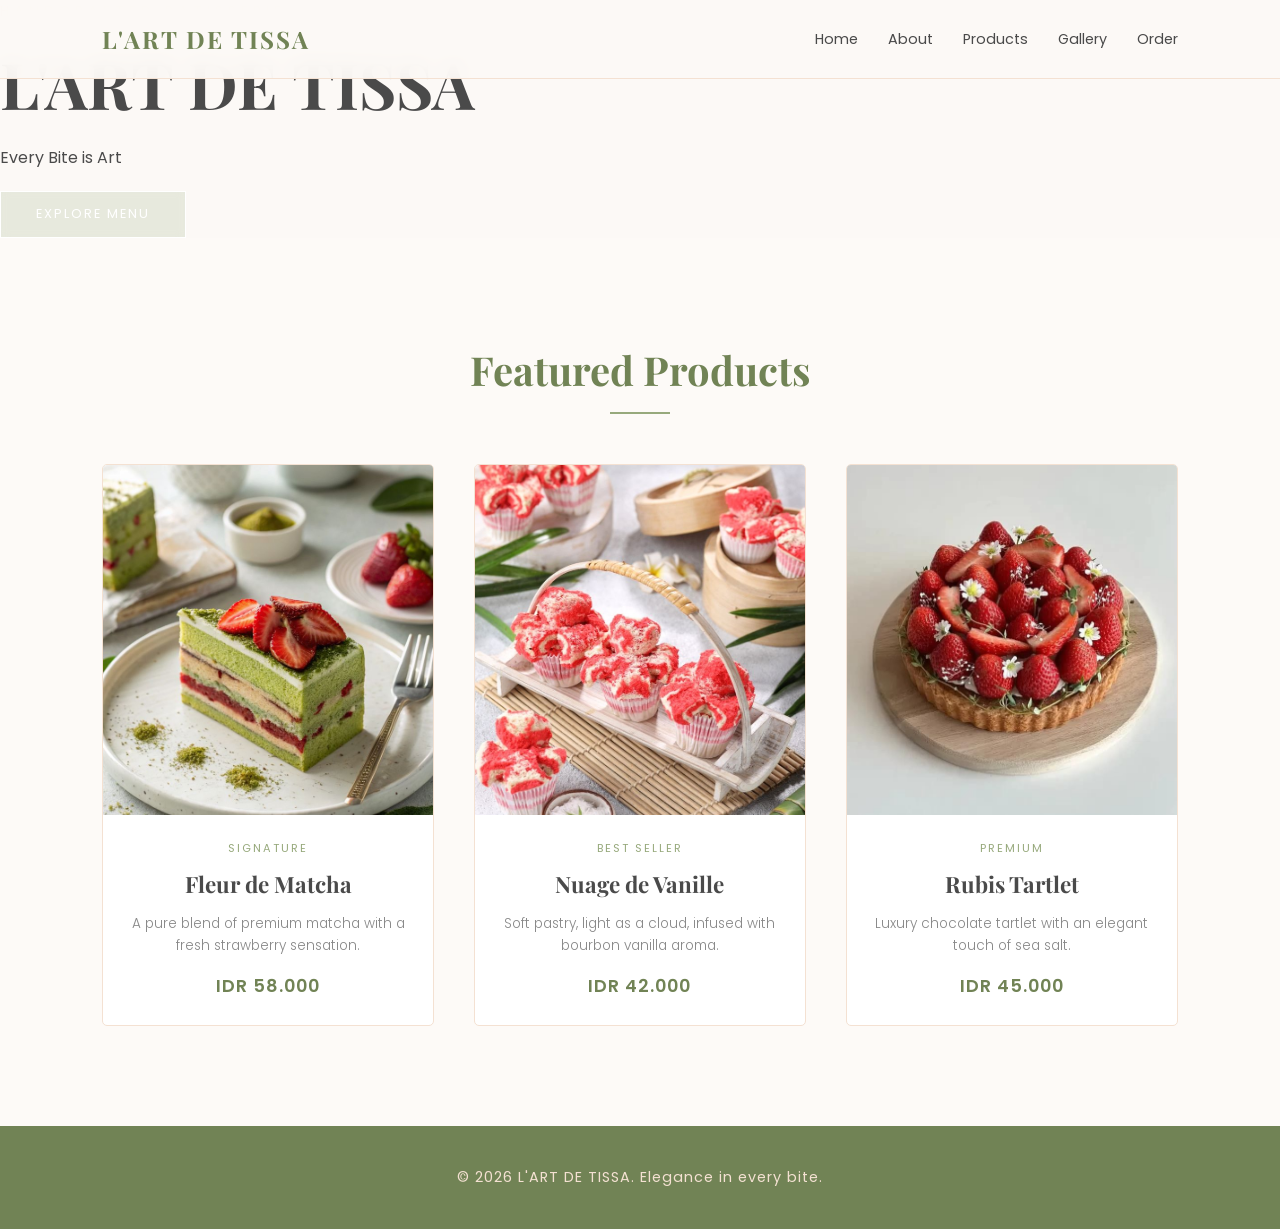
<file: index.html>
<!DOCTYPE html>
<html lang="en">
<head>
    <meta charset="UTF-8">
    <meta name="viewport" content="width=device-width, initial-scale=1.0">
    <title>L'ART DE TISSA | Home</title>
    
    <link rel="stylesheet" href="https://cdnjs.cloudflare.com/ajax/libs/font-awesome/6.4.0/css/all.min.css">
    <link href="https://fonts.googleapis.com/css2?family=Playfair+Display:ital,wght@0,600;1,400&family=Poppins:wght@300;400;500&display=swap" rel="stylesheet">
    <link rel="stylesheet" href="style2.css">
</head>
<body>

    <header>
        <nav class="navbar">
            <a href="index.html" class="logo-text">L'ART DE TISSA</a>
            <ul class="nav-menu">
                <li><a href="index.html" class="nav-link active">Home</a></li>
                <li><a href="about.html" class="nav-link">About</a></li>
                <li><a href="produk.html" class="nav-link">Products</a></li>
                <li><a href="gallery.html" class="nav-link">Gallery</a></li>
                <li><a href="order.html" class="nav-link">Order</a></li>
            </ul>
        </nav>
    </header>

    <main>
        <section class="hero">
            <div class="hero-overlay"></div>
            <div class="hero-content">
                <span class="hero-subtitle">Handcrafted Patisserie</span>
                <h1>L'ART DE TISSA</h1>
                <p>Every Bite is Art</p>
                <a href="produk.html" class="btn-gold">Explore Menu</a>
            </div>
        </section>

        <section class="products">
            <div class="container">
                <h2 class="section-title">Featured Products</h2>
                <div class="divider"></div>

                <div class="grid">
                    <div class="card">
                        <div class="img-container">
                            <img src="foto/fleur de matcha-fraise.jpeg" alt="Fleur de Matcha">
                        </div>
                        <div class="card-info">
                            <span class="category">Signature</span>
                            <h3>Fleur de Matcha</h3>
                            <p class="product-desc">A pure blend of premium matcha with a fresh strawberry sensation.</p>
                            <div class="price">IDR 58.000</div>
                        </div>
                    </div>

                    <div class="card">
                        <div class="img-container">
                            <img src="foto/nuage de tissa.jpeg" alt="Nuage de Vanille">
                        </div>
                        <div class="card-info">
                            <span class="category">Best Seller</span>
                            <h3>Nuage de Vanille</h3>
                            <p class="product-desc">Soft pastry, light as a cloud, infused with bourbon vanilla aroma.</p>
                            <div class="price">IDR 42.000</div>
                        </div>
                    </div>

                    <div class="card">
                        <div class="img-container">
                            <img src="foto/ruby tartlet.jpeg" alt="Rubis Tartlet">
                        </div>
                        <div class="card-info">
                            <span class="category">Premium</span>
                            <h3>Rubis Tartlet</h3>
                            <p class="product-desc">Luxury chocolate tartlet with an elegant touch of sea salt.</p>
                            <div class="price">IDR 45.000</div>
                        </div>
                    </div>
                </div>
            </div>
        </section>
    </main>

    <footer>
            <p>&copy; 2026 L'ART DE TISSA. Elegance in every bite.</p>
    </footer>

</body>
</html>
</file>
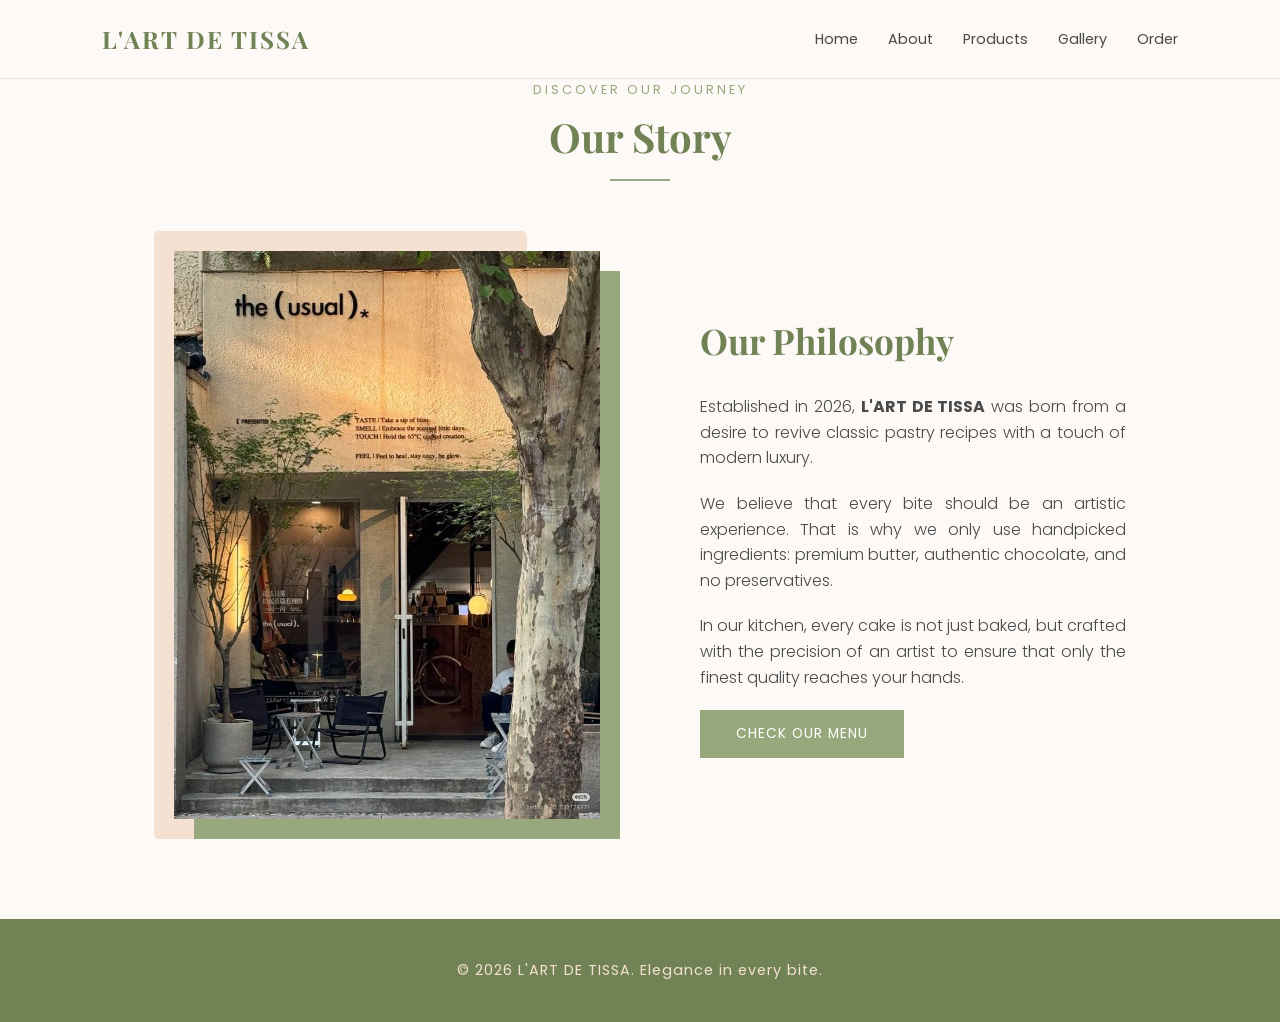
<file: about.html>
<!DOCTYPE html>
<html lang="en">
<head>
    <meta charset="UTF-8">
    <meta name="viewport" content="width=device-width, initial-scale=1.0">
    <link rel="stylesheet" href="style2.css">
    <title>About Us | L'ART DE TISSA</title>
    <link rel="stylesheet" href="https://cdnjs.cloudflare.com/ajax/libs/font-awesome/6.4.0/css/all.min.css">
    <link href="https://fonts.googleapis.com/css2?family=Playfair+Display:ital,wght@0,600;1,400&family=Poppins:wght@300;400;500&display=swap" rel="stylesheet">
</head>
<body>
    <header>
        <nav class="navbar">
            <a href="index.html" class="logo-text">L'ART DE TISSA</a>
            <ul class="nav-menu">
                <li><a href="index.html" class="nav-link">Home</a></li>
                <li><a href="about.html" class="nav-link">About</a></li>
                <li><a href="produk.html" class="nav-link">Products</a></li>
                <li><a href="gallery.html" class="nav-link">Gallery</a></li>
                <li><a href="order.html" class="nav-link">Order</a></li>
            </ul>
        </nav>
    </header>

    <main class="about-page">
        <section class="about-container">
            <div class="container">
                <span class="section-subtitle">Discover Our Journey</span>
                <h2 class="section-title">Our Story</h2>
                <div class="divider"></div>
                
                <div class="about-flex">
                    <div class="about-image-wrapper">
                        <div class="image-bg-shape"></div>
                        <div class="about-image-frame">
                            <img src="foto/about1.jpeg" alt="L'art De Tissa Atmosphere">
                        </div>
                    </div>

                    <div class="about-text">
                        <h3>Our Philosophy</h3>
                        <p>Established in 2026, <strong>L'ART DE TISSA</strong> was born from a desire to revive classic pastry recipes with a touch of modern luxury.</p>
                        
                        <p>We believe that every bite should be an artistic experience. That is why we only use handpicked ingredients: premium butter, authentic chocolate, and no preservatives.</p>
                        
                        <p>In our kitchen, every cake is not just baked, but crafted with the precision of an artist to ensure that only the finest quality reaches your hands.</p>
                        
                        <div>
                            <a href="produk.html" class="btn-sage">Check Our Menu</a>
                        </div>
                    </div>
                </div>
            </div>
        </section>
    </main>

    <footer>
            <p>&copy; 2026 L'ART DE TISSA. Elegance in every bite.</p>
    </footer>

</body>
</html>
</file>
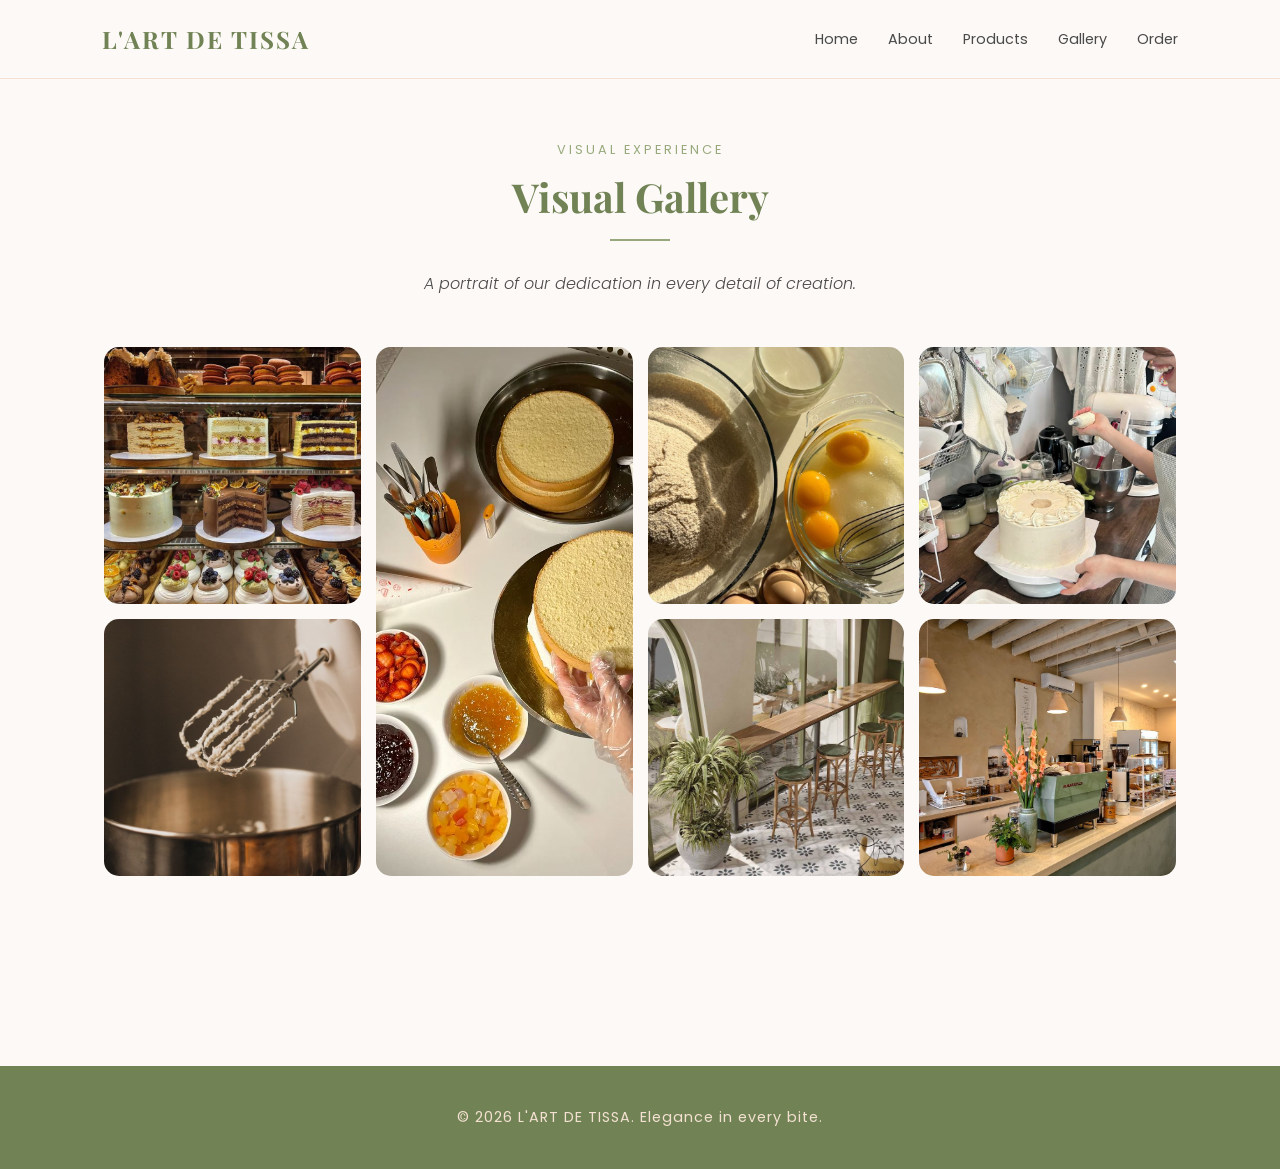
<file: gallery.html>
<!DOCTYPE html>
<html lang="en">
<head>
    <meta charset="UTF-8">
    <meta name="viewport" content="width=device-width, initial-scale=1.0">
    <title>Visual Gallery | L'ART DE TISSA</title>
    <link rel="stylesheet" href="https://cdnjs.cloudflare.com/ajax/libs/font-awesome/6.4.0/css/all.min.css">
    <link rel="stylesheet" href="style2.css">
    <link href="https://fonts.googleapis.com/css2?family=Playfair+Display:ital,wght@0,600;1,400&family=Poppins:wght@300;400;500&display=swap" rel="stylesheet">
    <style>
        /* Custom adjustment to prevent the Gallery from hitting laptop screen edges */
        .gallery-page .container {
            max-width: 1200px; /* Maximum content width limit */
            margin: 0 auto;    /* Centers the content */
            padding: 60px 5%;  /* 5% spacing from left-right edges */
        }

        .gallery-grid {
            display: grid;
            grid-template-columns: repeat(auto-fit, minmax(250px, 1fr));
            gap: 15px; /* Spacing between items, kept small for aesthetics */
        }

        @media (max-width: 768px) {
            .gallery-page .container {
                padding: 40px 15px; /* Smaller spacing for mobile */
            }
        }
    </style>
</head>
<body>
    <header>
        <nav class="navbar">
            <a href="index.html" class="logo-text">L'ART DE TISSA</a>
            <ul class="nav-menu">
                <li><a href="index.html" class="nav-link">Home</a></li>
                <li><a href="about.html" class="nav-link">About</a></li>
                <li><a href="produk.html" class="nav-link">Products</a></li>
                <li><a href="gallery.html" class="nav-link active">Gallery</a></li>
                <li><a href="order.html" class="nav-link">Order</a></li>
            </ul>
        </nav>
    </header>

    <main class="gallery-page">
        <section class="container">
            <div style="text-align: center; margin-bottom: 40px;">
                <span class="section-subtitle">Visual Experience</span>
                <h2 class="section-title">Visual Gallery</h2>
                <div class="divider"></div>
                <p class="gallery-desc">A portrait of our dedication in every detail of creation.</p>
            </div>
            
            <div class="gallery-grid">
                <div class="gallery-item">
                    <img src="foto/gallery1.jpeg" alt="Signature Cake">
                    <div class="overlay"><span>Signature Cake</span></div>
                </div>
                <div class="gallery-item tall">
                    <img src="foto/gallery4.jpeg" alt="Cake Making Process">
                    <div class="overlay"><span>Our Process</span></div>
                </div>
                <div class="gallery-item">
                    <img src="foto/gallery5.jpeg" alt="Ingredients">
                    <div class="overlay"><span>Fine Ingredients</span></div>
                </div>
                <div class="gallery-item">
                    <img src="foto/gallery6.jpeg" alt="Handcrafting Cake">
                    <div class="overlay"><span>Craftsmanship</span></div>
                </div>
                <div class="gallery-item wide">
                    <img src="foto/gallery7.jpeg" alt="Mixer in Action">
                    <div class="overlay"><span>The Art of Mixing</span></div>
                </div>
                <div class="gallery-item">
                    <img src="foto/gallery2.jpeg" alt="Boutique Interior">
                    <div class="overlay"><span>Our Boutique</span></div>
                </div>
                <div class="gallery-item">
                    <img src="foto/gallery3.jpeg" alt="Store Ambience">
                    <div class="overlay"><span>Ambience</span></div>
                </div>
            </div>
        </section>
    </main>

    <footer>
            <p>&copy; 2026 L'ART DE TISSA. Elegance in every bite.</p>
    </footer>

</body>
</html>
</file>
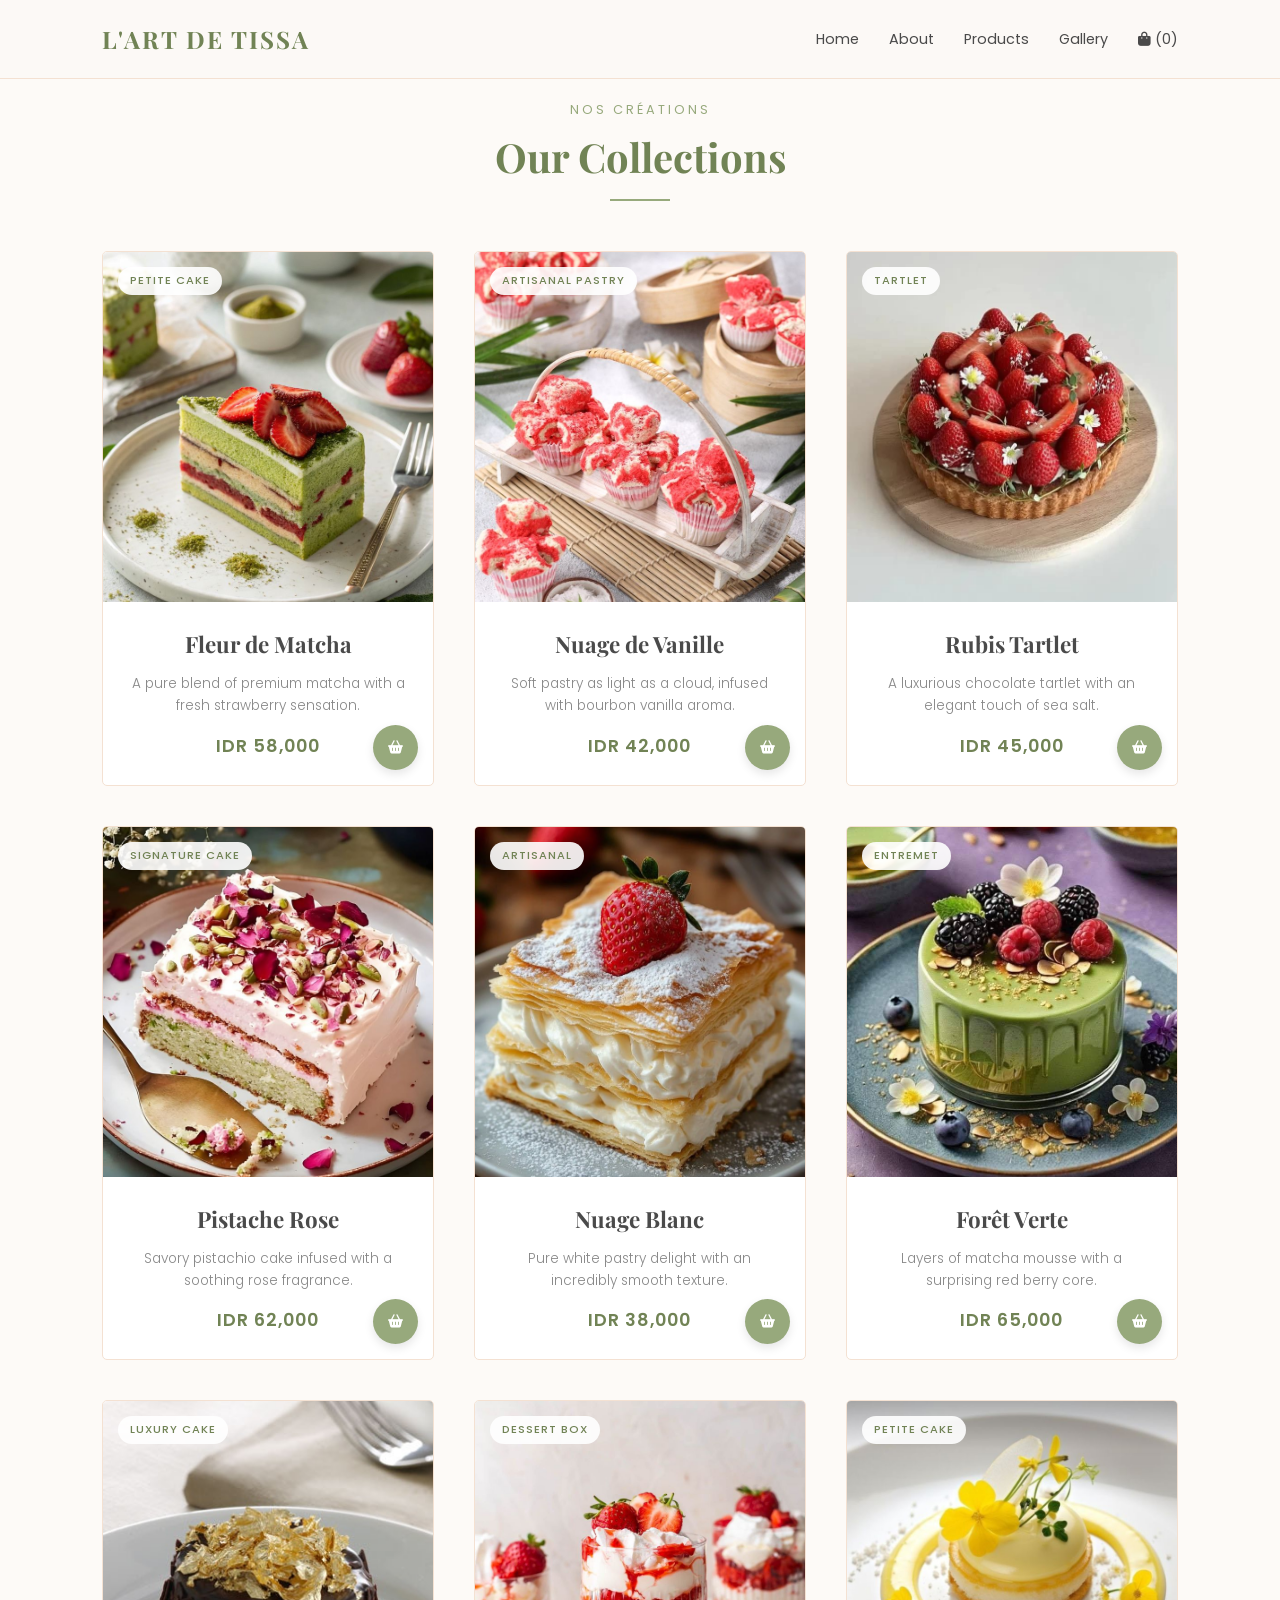
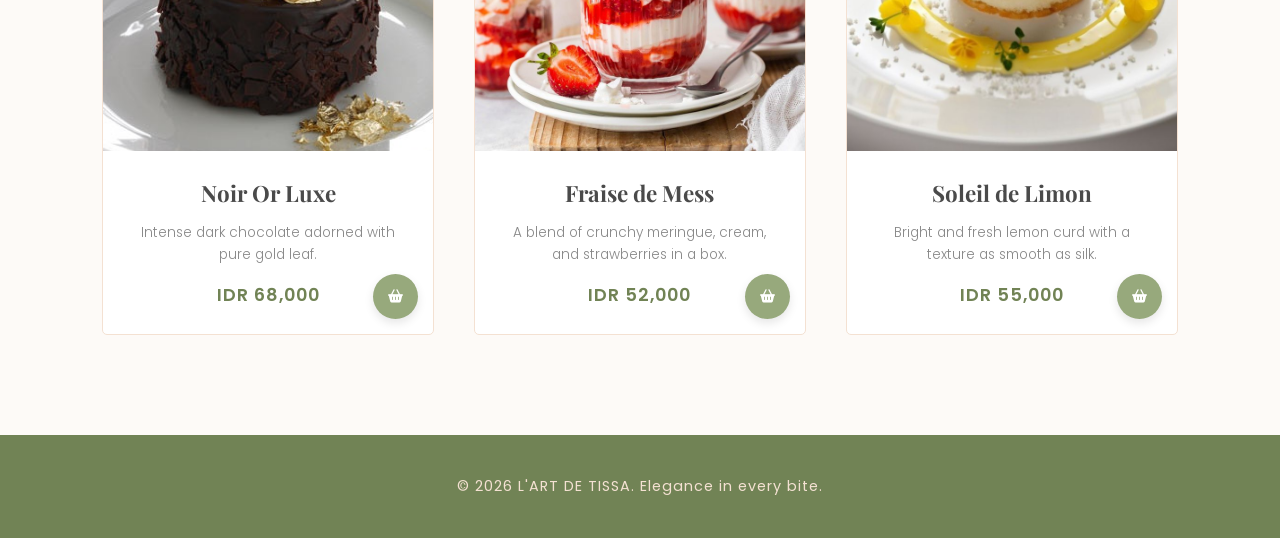
<file: produk.html>
<!DOCTYPE html>
<html lang="en">
<head>
    <meta charset="UTF-8">
    <meta name="viewport" content="width=device-width, initial-scale=1.0">
    <title>Collection Menu | L'ART DE TISSA</title>
    <link rel="stylesheet" href="style2.css">
    <link href="https://fonts.googleapis.com/css2?family=Playfair+Display:wght@600;700&family=Poppins:wght@300;400;500;600&display=swap" rel="stylesheet">
    <link rel="stylesheet" href="https://cdnjs.cloudflare.com/ajax/libs/font-awesome/6.0.0/css/all.min.css">
    <style>
        /* CSS Sidebar Keranjang */
        .cart-sidebar {
            position: fixed;
            top: 0; right: -400px;
            width: 350px;
            height: 100%;
            background: #fff;
            box-shadow: -5px 0 15px rgba(0,0,0,0.1);
            z-index: 10001;
            transition: 0.4s ease;
            display: flex;
            flex-direction: column;
            padding: 20px;
        }
        .cart-sidebar.active { right: 0; }
        .cart-overlay {
            position: fixed;
            top: 0; left: 0;
            width: 100%; height: 100%;
            background: rgba(0,0,0,0.5);
            z-index: 10000;
            display: none;
        }
        .cart-overlay.active { display: block; }
        .cart-header {
            display: flex; justify-content: space-between; align-items: center;
            border-bottom: 1px solid #eee; padding-bottom: 15px; margin-bottom: 20px;
        }
        .cart-header h2 { font-family: 'Playfair Display'; color: #718355; margin: 0; }
        .close-cart { cursor: pointer; font-size: 1.2rem; }
        .cart-items-container { flex: 1; overflow-y: auto; }
        .cart-item {
            display: flex; justify-content: space-between; align-items: center;
            margin-bottom: 15px; padding-bottom: 10px; border-bottom: 1px solid #fafafa;
        }
        .cart-item-info h4 { font-size: 0.9rem; margin: 0; color: #444; }
        .qty-controls { display: flex; align-items: center; gap: 10px; }
        .qty-btn { 
            background: #f4f4f4; border: none; width: 25px; height: 25px; 
            border-radius: 5px; cursor: pointer; 
        }
        .cart-footer { border-top: 1px solid #eee; padding-top: 20px; margin-top: 10px; }
        .btn-checkout {
            display: block; width: 100%; padding: 12px;
            background: #97A97C; color: white; text-align: center;
            text-decoration: none; border-radius: 8px; font-weight: 500;
        }
    </style>
</head>
<body>
    <div class="cart-overlay" onclick="toggleCart()"></div>
    <div class="cart-sidebar" id="cartSidebar">
        <div class="cart-header">
            <h2>Your Cart</h2>
            <i class="fas fa-times close-cart" onclick="toggleCart()"></i>
        </div>
        <div class="cart-items-container" id="sideCartItems"></div>
        <div class="cart-footer">
            <div style="display:flex; justify-content:space-between; margin-bottom:15px; font-weight:600;">
                <span>Total</span>
                <span id="sideCartTotal">IDR 0</span>
            </div>
            <a href="order.html" class="btn-checkout">Go to Order</a>
        </div>
    </div>

    <header>
        <nav class="navbar">
            <a href="index.html" class="logo-text">L'ART DE TISSA</a>
            <ul class="nav-menu">
                <li><a href="indek2.html" class="nav-link">Home</a></li>
                <li><a href="about.html" class="nav-link">About</a></li>
                <li><a href="produk.html" class="nav-link active">Products</a></li>
                <li><a href="gallery.html" class="nav-link">Gallery</a></li>
                <li><a href="javascript:void(0)" class="nav-link cart-highlight" onclick="toggleCart()">
                    <i class="fas fa-shopping-bag"></i> (<span id="cartCount">0</span>)
                </a></li>
            </ul>
        </nav>
    </header>

    <main class="menu-page">
        <section class="container">
            <div class="section-header">
                <span class="section-subtitle">Nos Créations</span>
                <h2 class="section-title">Our Collections</h2> <div class="divider"></div>
            </div>

            <div class="grid">
                <div class="card">
                    <div class="img-container">
                        <img src="foto/fleur de matcha-fraise.jpeg" alt="Fleur de Matcha">
                        <div class="category-tag">Petite Cake</div>
                    </div>
                    <div class="card-info">
                        <h3>Fleur de Matcha</h3>
                        <p class="product-desc">A pure blend of premium matcha with a fresh strawberry sensation.</p>
                        <div class="price">IDR 58,000</div>
                        <button class="btn-add-overlay" onclick="tambahKeranjang('Fleur de Matcha', 58000, event)">
                            <i class="fas fa-shopping-basket"></i>
                        </button>
                    </div>
                </div>

                <div class="card">
                    <div class="img-container">
                        <img src="foto/nuage de tissa.jpeg" alt="Nuage de Vanille">
                        <div class="category-tag">Artisanal Pastry</div>
                    </div>
                    <div class="card-info">
                        <h3>Nuage de Vanille</h3>
                        <p class="product-desc">Soft pastry as light as a cloud, infused with bourbon vanilla aroma.</p>
                        <div class="price">IDR 42,000</div>
                        <button class="btn-add-overlay" onclick="tambahKeranjang('Nuage de Vanille', 42000, event)">
                            <i class="fas fa-shopping-basket"></i>
                        </button>
                    </div>
                </div>

                <div class="card">
                    <div class="img-container">
                        <img src="foto/ruby tartlet.jpeg" alt="Rubis Tartlet">
                        <div class="category-tag">Tartlet</div>
                    </div>
                    <div class="card-info">
                        <h3>Rubis Tartlet</h3>
                        <p class="product-desc">A luxurious chocolate tartlet with an elegant touch of sea salt.</p>
                        <div class="price">IDR 45,000</div>
                        <button class="btn-add-overlay" onclick="tambahKeranjang('Rubis Tartlet', 45000, event)">
                            <i class="fas fa-shopping-basket"></i>
                        </button>
                    </div>
                </div>

                <div class="card">
                    <div class="img-container">
                        <img src="foto/Rose Pistachio Cake.jfif" alt="Pistache Rose">
                        <div class="category-tag">Signature Cake</div>
                    </div>
                    <div class="card-info">
                        <h3>Pistache Rose</h3>
                        <p class="product-desc">Savory pistachio cake infused with a soothing rose fragrance.</p>
                        <div class="price">IDR 62,000</div>
                        <button class="btn-add-overlay" onclick="tambahKeranjang('Pistache Rose', 62000, event)">
                            <i class="fas fa-shopping-basket"></i>
                        </button>
                    </div>
                </div>

                <div class="card">
                    <div class="img-container">
                        <img src="foto/Vanilla Cloud Pastry.jfif" alt="Nuage Blanc">
                        <div class="category-tag">Artisanal</div>
                    </div>
                    <div class="card-info">
                        <h3>Nuage Blanc</h3>
                        <p class="product-desc">Pure white pastry delight with an incredibly smooth texture.</p>
                        <div class="price">IDR 38,000</div>
                        <button class="btn-add-overlay" onclick="tambahKeranjang('Nuage Blanc', 38000, event)">
                            <i class="fas fa-shopping-basket"></i>
                        </button>
                    </div>
                </div>

                <div class="card">
                    <div class="img-container">
                        <img src="foto/Matcha Berry Entremet.jfif" alt="Forêt Verte">
                        <div class="category-tag">Entremet</div>
                    </div>
                    <div class="card-info">
                        <h3>Forêt Verte</h3>
                        <p class="product-desc">Layers of matcha mousse with a surprising red berry core.</p>
                        <div class="price">IDR 65,000</div>
                        <button class="btn-add-overlay" onclick="tambahKeranjang('Forêt Verte', 65000, event)">
                            <i class="fas fa-shopping-basket"></i>
                        </button>
                    </div>
                </div>

                <div class="card">
                    <div class="img-container">
                        <img src="foto/Gold Leaf Chocolate Noir.jfif" alt="Noir Or Luxe">
                        <div class="category-tag">Luxury Cake</div>
                    </div>
                    <div class="card-info">
                        <h3>Noir Or Luxe</h3>
                        <p class="product-desc">Intense dark chocolate adorned with pure gold leaf.</p>
                        <div class="price">IDR 68,000</div>
                        <button class="btn-add-overlay" onclick="tambahKeranjang('Noir Or Luxe', 68000, event)">
                            <i class="fas fa-shopping-basket"></i>
                        </button>
                    </div>
                </div>

                <div class="card">
                    <div class="img-container">
                        <img src="foto/Strawberry Eton Mess Box.jfif" alt="Fraise de Mess">
                        <div class="category-tag">Dessert Box</div>
                    </div>
                    <div class="card-info">
                        <h3>Fraise de Mess</h3>
                        <p class="product-desc">A blend of crunchy meringue, cream, and strawberries in a box.</p>
                        <div class="price">IDR 52,000</div>
                        <button class="btn-add-overlay" onclick="tambahKeranjang('Fraise de Mess', 52000, event)">
                            <i class="fas fa-shopping-basket"></i>
                        </button>
                    </div>
                </div>

                <div class="card">
                    <div class="img-container">
                        <img src="foto/Douceur de Limon.jfif" alt="Soleil de Limon">
                        <div class="category-tag">Petite Cake</div>
                    </div>
                    <div class="card-info">
                        <h3>Soleil de Limon</h3>
                        <p class="product-desc">Bright and fresh lemon curd with a texture as smooth as silk.</p>
                        <div class="price">IDR 55,000</div>
                        <button class="btn-add-overlay" onclick="tambahKeranjang('Soleil de Limon', 55000, event)">
                            <i class="fas fa-shopping-basket"></i>
                        </button>
                    </div>
                </div>
            </div>
        </section>
    </main>

    <footer>
            <p>&copy; 2026 L'ART DE TISSA. Elegance in every bite.</p>
    </footer>

    <script src="js_kue.js"></script>
</body>
</html>
</file>
<file: style2.css>
/* ==========================================================================
   1. ROOT VARIABLES & BASE RESET
   ========================================================================== */
:root {
    --sage-green: #97A97C;
    --soft-pink: #F4E1D2;
    --deep-sage: #718355;
    --dusty-rose: #D4A373;
    --white: #FCF9F6;
    --text-dark: #4A4A4A;
}

* {
    margin: 0;
    padding: 0;
    box-sizing: border-box;
}

html {
    scroll-behavior: smooth;
}

body {
    font-family: 'Poppins', sans-serif;
    background-color: var(--white);
    color: var(--text-dark);
    line-height: 1.6;
}

/* ==========================================================================
   2. GLOBAL COMPONENTS (NAVBAR & FOOTER)
   ========================================================================== */

/* --- NAVBAR --- */
.navbar {
    position: fixed;
    top: 0;
    width: 100%;
    display: flex;
    justify-content: space-between;
    align-items: center;
    padding: 20px 8%;
    background-color: rgba(252, 249, 246, 0.95);
    backdrop-filter: blur(10px);
    z-index: 9999;
    border-bottom: 1px solid var(--soft-pink);
}

.logo-text {
    font-family: 'Playfair Display', serif;
    font-size: 1.5rem;
    font-weight: 700;
    color: var(--deep-sage);
    text-decoration: none;
    letter-spacing: 2px;
}

.nav-menu {
    display: flex;
    list-style: none;
}

.nav-link {
    text-decoration: none;
    color: var(--text-dark);
    margin-left: 30px;
    font-size: 0.9rem;
    transition: 0.3s;
}

.nav-link:hover {
    color: var(--sage-green);
}

/* --- FOOTER --- */
footer {
    padding: 40px;
    text-align: center;
    background-color: var(--deep-sage);
    color: var(--soft-pink);
    font-size: 0.9rem;
    letter-spacing: 1px;
}   

3. HOME PAGE (HERO SECTION)
   ========================================================================== */
.hero {
    height: 80vh;
    background: linear-gradient(rgba(0,0,0,0.4), rgba(0,0,0,0.4)), url('foto/hero1.jpeg') center/cover;
    display: flex;
    align-items: center;
    justify-content: center;
    text-align: center;
    color: white;
    margin-top: 70px;
}

.hero-subtitle {
    font-size: 0.9rem;
    letter-spacing: 5px;
    text-transform: uppercase;
    color: var(--soft-pink);
    display: block;
    margin-bottom: 10px;
}

.hero h1 {
    font-family: 'Playfair Display', serif;
    font-size: 4rem;
    margin-bottom: 10px;
}

.btn-gold {
    display: inline-block;
    padding: 12px 35px;
    border: 1px solid white;
    color: white;
    text-decoration: none;
    text-transform: uppercase;
    letter-spacing: 2px;
    font-size: 0.8rem;
    transition: 0.4s;
    background: rgba(151, 169, 124, 0.2);
    backdrop-filter: blur(5px);
    margin-top: 20px;
}

.btn-gold:hover {
    background: var(--sage-green);
    border-color: var(--sage-green);
}

/* ==========================================================================
   4. PRODUCT & MENU CARD SECTION
   ========================================================================== */
.products, 
.menu-page {
    padding: 100px 8%;
    background-color: #fdfaf7;
}

.section-title {
    font-family: 'Playfair Display', serif;
    text-align: center;
    font-size: 2.5rem;
    color: var(--deep-sage);
    margin-bottom: 10px;
}

.section-subtitle {
    display: block;
    text-align: center;
    text-transform: uppercase;
    letter-spacing: 3px;
    font-size: 0.8rem;
    color: var(--sage-green);
    margin-bottom: 5px;
}

.divider {
    width: 60px;
    height: 2px;
    background: var(--sage-green);
    margin: 0 auto 50px;
}

.grid {
    display: grid;
    grid-template-columns: repeat(3, 1fr);
    gap: 40px;
}

.card {
    background: white;
    border-radius: 5px;
    overflow: hidden;
    transition: 0.4s;
    border: 1px solid var(--soft-pink);
    position: relative;
}

.card:hover {
    transform: translateY(-10px);
    box-shadow: 0 15px 30px rgba(151, 169, 124, 0.1);
}

.img-container {
    width: 100%;
    height: 350px;
    overflow: hidden;
    position: relative;
}

.img-container img {
    width: 100%;
    height: 100%;
    object-fit: cover;
    transition: 0.6s;
}

.card:hover img {
    transform: scale(1.1);
}

.card-info {
    padding: 25px;
    text-align: center;
}

.category {
    font-size: 0.7rem;
    text-transform: uppercase;
    color: var(--sage-green);
    letter-spacing: 2px;
    margin-bottom: 10px;
    display: block;
}

.card h3 {
    font-family: 'Playfair Display', serif;
    font-size: 1.4rem;
    margin-bottom: 10px;
    color: var(--text-dark);
}

.product-desc {
    font-size: 0.85rem;
    color: #888;
    margin-bottom: 15px;
    font-weight: 300;
}

.price {
    font-family: 'Poppins', sans-serif;
    color: var(--deep-sage);
    font-weight: 600;
    font-size: 1.1rem;
    letter-spacing: 1px;
    margin-top: 15px;
}

.category-tag {
    position: absolute;
    top: 15px;
    left: 15px;
    background-color: rgba(255, 255, 255, 0.9);
    color: var(--deep-sage);
    padding: 5px 12px;
    font-size: 0.7rem;
    text-transform: uppercase;
    letter-spacing: 1px;
    border-radius: 50px;
    z-index: 2;
    font-weight: 500;
}

.btn-add-overlay {
    position: absolute;
    bottom: 15px;
    right: 15px;
    width: 45px;
    height: 45px;
    border-radius: 50%;
    background-color: var(--sage-green);
    color: white;
    border: none;
    cursor: pointer;
    z-index: 3;
    transition: 0.3s;
    box-shadow: 0 4px 10px rgba(0,0,0,0.1);
    display: flex;
    align-items: center;
    justify-content: center;
}

/* ==========================================================================
   5. ABOUT PAGE SPECIFIC
   ========================================================================== */
.about-page {
    background-color: var(--white);
    padding: 80px 0;
}

.about-container {
    max-width: 1100px;
    margin: 0 auto;
    padding: 0 5%;
}

.about-flex {
    display: flex;
    align-items: center;
    gap: 80px;
    margin-top: 50px;
}

.about-image-wrapper {
    flex: 1;
    position: relative;
    padding: 20px;
}

.image-bg-shape {
    position: absolute;
    top: 0;
    left: 0;
    width: 80%;
    height: 100%;
    background-color: var(--soft-pink);
    z-index: 1;
    border-radius: 5px;
}

.about-image-frame {
    position: relative;
    z-index: 2;
    box-shadow: 20px 20px 0px var(--sage-green);
    overflow: hidden;
    line-height: 0;
}

.about-image-frame img {
    width: 100%;
    height: auto;
    display: block;
    transition: transform 0.5s ease;
}

.about-image-frame:hover img {
    transform: scale(1.05);
}

.about-text {
    flex: 1;
}

.philosophy-tag {
    font-size: 0.75rem;
    color: var(--deep-sage);
    border: 1px solid var(--sage-green);
    padding: 4px 12px;
    border-radius: 50px;
    margin-bottom: 15px;
    display: inline-block;
}

.about-text h3 {
    font-family: 'Playfair Display', serif;
    font-size: 2.2rem;
    color: var(--deep-sage);
    margin-bottom: 25px;
}

.about-text p {
    margin-bottom: 20px;
    color: var(--text-dark);
    font-weight: 300;
    text-align: justify;
}

.btn-sage {
    display: inline-block;
    padding: 12px 35px;
    background-color: var(--sage-green);
    color: white;
    text-decoration: none;
    font-size: 0.85rem;
    letter-spacing: 1px;
    text-transform: uppercase;
    transition: 0.3s;
    border: 1px solid var(--sage-green);
}

.btn-sage:hover {
    background-color: transparent;
    color: var(--deep-sage);
}

/* ==========================================================================
   6. GALLERY PAGE
   ========================================================================== */
.gallery-page {
    padding: 80px 0;
}

.gallery-desc {
    text-align: center;
    margin: -20px auto 50px;
    max-width: 700px;
    font-style: italic;
    color: var(--text-dark);
    font-weight: 300;
}

.gallery-grid {
    display: grid;
    grid-template-columns: repeat(4, 1fr);
    gap: 15px;
    padding-bottom: 50px;
}

.gallery-item {
    position: relative;
    overflow: hidden;
    border-radius: 15px;
    background-color: var(--soft-pink);
    aspect-ratio: 1 / 1;
}

.gallery-item.tall {
    grid-row: span 2;
    aspect-ratio: auto;
}

.gallery-item img {
    width: 100%;
    height: 100%;
    object-fit: cover;
    display: block;
    transition: transform 0.5s ease;
}

.gallery-item:hover img {
    transform: scale(1.08);
}

.overlay {
    position: absolute;
    top: 0;
    left: 0;
    width: 100%;
    height: 100%;
    background: rgba(113, 131, 85, 0.7);
    display: flex;
    align-items: center;
    justify-content: center;
    opacity: 0;
    transition: opacity 0.4s ease;
    padding: 20px;
    pointer-events: none;
}

.overlay span {
    color: white;
    font-family: 'Playfair Display', serif;
    font-size: 1.1rem;
    text-align: center;
    border-bottom: 1px solid rgba(255, 255, 255, 0.5);
    padding-bottom: 5px;
    transform: translateY(20px);
    transition: transform 0.4s ease;
}

.gallery-item:hover .overlay {
    opacity: 1;
}

.gallery-item:hover .overlay span {
    transform: translateY(0);
}

/* ==========================================================================
   7. ORDER, CART & CHECKOUT SYSTEM
   ========================================================================== */

/* --- SIDE CART --- */
.cart-sidebar {
    position: fixed;
    top: 0;
    right: -100%;
    width: 350px;
    height: 100vh;
    background: #fff;
    box-shadow: -10px 0 30px rgba(0,0,0,0.1);
    z-index: 9999;
    transition: 0.5s cubic-bezier(0.4, 0, 0.2, 1);
    display: flex;
    flex-direction: column;
    padding: 25px;
}

.cart-sidebar.active {
    right: 0;
}

.cart-overlay {
    position: fixed;
    top: 0;
    left: 0;
    width: 100%;
    height: 100%;
    background: rgba(0,0,0,0.4);
    display: none;
    z-index: 9998;
}

.cart-overlay.active {
    display: block;
}

.cart-header {
    display: flex;
    justify-content: space-between;
    border-bottom: 2px solid var(--soft-pink);
    padding-bottom: 20px;
}

.cart-items-list {
    flex: 1;
    overflow-y: auto;
    padding: 10px 0;
}

/* --- CHECKOUT PAGE --- */
.checkout-section {
    padding: 60px 0;
}

.checkout-flex {
    display: flex;
    gap: 40px;
    margin-top: 30px;
    align-items: flex-start;
}

.cart-summary, 
.form-container {
    background: white;
    padding: 30px;
    border-radius: 15px;
    border: 1px solid var(--soft-pink);
    flex: 1;
}

.cart-summary h3, 
.form-container h3 {
    font-family: 'Playfair Display', serif;
    color: var(--deep-sage);
    margin-bottom: 20px;
    border-bottom: 1px solid var(--soft-pink);
    padding-bottom: 10px;
}

.form-group {
    margin-bottom: 15px;
    text-align: left;
}

.form-group label {
    display: block;
    font-size: 0.8rem;
    margin-bottom: 5px;
    color: var(--deep-sage);
    font-weight: 500;
}

.form-group input, 
.form-group textarea, 
.form-group select {
    width: 100%;
    padding: 12px;
    border: 1px solid var(--soft-pink);
    border-radius: 8px;
    font-family: 'Poppins', sans-serif;
    outline: none;
}

.form-grid {
    display: grid;
    grid-template-columns: 1fr 1fr;
    gap: 15px;
}

.order-item {
    background: white;
    padding: 15px;
    border-radius: 12px;
    margin-bottom: 15px;
    border: 1px solid #f0f0f0;
    display: flex;
    justify-content: space-between;
    align-items: center;
    transition: 0.3s;
}

.order-item-name {
    font-family: 'Playfair Display', serif;
    font-weight: 600;
    color: var(--deep-sage);
    font-size: 1rem;
}

.order-item-price {
    font-size: 0.8rem;
    color: #999;
}

.total-box {
    margin-top: 20px;
    padding-top: 15px;
    border-top: 2px dashed var(--soft-pink);
    display: flex;
    justify-content: space-between;
    font-weight: 600;
}

.total-price {
    color: var(--deep-sage);
    font-size: 1.2rem;
}

/* --- STRUK / RECEIPT --- */
.struk-overlay {
    position: fixed;
    top: 0;
    left: 0;
    width: 100%;
    height: 100%;
    background: rgba(0, 0, 0, 0.7);
    backdrop-filter: blur(8px);
    z-index: 9999;
    display: none;
    align-items: center;
    justify-content: center;
    padding: 20px;
}

.struk-card {
    width: 100%;
    max-width: 320px;
    background: #fff;
    padding: 25px;
    border-radius: 15px;
    border-top: 8px solid var(--sage-green);
    box-shadow: 0 15px 50px rgba(0, 0, 0, 0.3);
    animation: slideInStruk 0.4s ease-out;
}

.struk-header-content {
    text-align: center;
    border-bottom: 1px dashed #ccc;
    padding-bottom: 15px;
    margin-bottom: 15px;
}

.struk-header-content h3 {
    font-family: 'Playfair Display', serif;
    color: var(--deep-sage);
    font-size: 1.4rem;
}

.struk-id-row {
    display: flex;
    justify-content: space-between;
    margin-bottom: 6px;
    font-size: 0.85rem;
}

.struk-id-row strong {
    color: var(--deep-sage);
    width: 90px;
    flex-shrink: 0;
}

.struk-id-row span {
    text-align: right;
    flex: 1;
}

.struk-total-box {
    border-top: 2px solid var(--sage-green);
    margin-top: 10px;
    padding-top: 10px;
    display: flex;
    justify-content: space-between;
    font-weight: 700;
}

/* --- BUTTONS & QTY CONTROLS --- */
.btn-sage-order, 
.btn-checkout-side {
    width: 100%;
    padding: 15px;
    background: var(--sage-green);
    color: white;
    border: none;
    border-radius: 8px;
    cursor: pointer;
    font-weight: 600;
    transition: 0.3s;
}

.btn-download-jpg {
    width: 100%;
    padding: 12px;
    background: var(--deep-sage);
    color: white;
    border: none;
    border-radius: 8px;
    cursor: pointer;
    font-weight: 600;
    transition: 0.3s;
    font-size: 0.85rem;
}

.qty-controls {
    display: flex;
    align-items: center;
    gap: 12px;
    background: #f8f9f5;
    padding: 5px 10px;
    border-radius: 50px;
    border: 1px solid var(--soft-pink);
}

.qty-btn, 
.qty-btn-order {
    width: 28px;
    height: 28px;
    border-radius: 50%;
    border: none;
    background: #fff;
    color: var(--deep-sage);
    cursor: pointer;
    box-shadow: 0 2px 5px rgba(0,0,0,0.05);
}

/* --- BUTTON KEMBALI BERBELANJA --- */
.btn-back-shop {
    width: 100%;
    padding: 12px;
    margin-top: 15px;
    background-color: transparent;
    color: var(--text-dark);
    border: 1px solid #ccc;
    border-radius: 8px;
    cursor: pointer;
    font-family: 'Poppins', sans-serif;
    font-size: 0.9rem;
    font-weight: 500;
    transition: all 0.3s ease;
}

.btn-back-shop:hover {
    background-color: #f5f5f5;
    border-color: var(--sage-green);
    color: var(--deep-sage);
}

.struk-card p {
    font-size: 0.75rem;
    color: #888;
    text-align: center;
    margin-top: 15px;
}

.delete-btn {
    color: #e74c3c;
    cursor: pointer;
    margin-left: 10px;
    opacity: 0.7;
    transition: 0.3s;
}

.delete-btn:hover {
    opacity: 1;
    transform: scale(1.2);
}

/* ==========================================================================
   8. ANIMATIONS & RESPONSIVE (MOBILE) - FULLY SEPARATED
   ========================================================================== */

@keyframes slideInStruk {
    from { opacity: 0; transform: translateY(20px); }
    to { opacity: 1; transform: translateY(0); }
}

@media (max-width: 768px) {
    .navbar {
        padding: 10px 5%;
        flex-direction: column;
        height: auto;
        gap: 10px;
    }

    .logo-text {
        font-size: 1.1rem;
        letter-spacing: 1px;
        line-height: 1.2;
        text-align: center;
    }

    .nav-menu {
        display: flex;
        justify-content: center;
        gap: 10px;
        flex-wrap: wrap;
        width: 100%;
        margin-top: 5px;
    }

    .nav-link {
        margin: 0;
        font-size: 0.7rem;
        letter-spacing: 0.5px;
    }

    .hero {
        height: 50vh;
        margin-top: 80px;
    }

    .hero h1 {
        font-size: 1.8rem;
    }

    .hero-subtitle {
        font-size: 0.65rem;
        letter-spacing: 2px;
    }

    .btn-gold {
        padding: 8px 16px;
        font-size: 0.7rem;
    }

    .about-flex {
        display: flex;
        flex-direction: row;
        align-items: center;
        gap: 15px;
        padding: 0 15px;
    }

    .about-image-wrapper {
        flex: 1;
        max-width: 40%;
        margin: 0;
    }

    .about-image-frame {
        box-shadow: 8px 8px 0px var(--sage-green);
    }

    .about-text {
        flex: 1.5;
        text-align: left;
    }

    .about-text h3 {
        font-size: 1.1rem;
        text-align: left;
        margin-bottom: 5px;
    }

    .about-text p {
        font-size: 0.7rem;
        line-height: 1.3;
        text-align: left;
        margin: 0;
    }

    .philosophy-tag {
        font-size: 0.5rem;
        padding: 2px 8px;
        margin-bottom: 5px;
    }

    .btn-sage {
        padding: 6px 15px;
        font-size: 0.6rem;
    }

    .products {
        padding: 20px 2%;
    }

    .grid {
        display: grid;
        grid-template-columns: repeat(3, 1fr);
        gap: 8px;
        width: 100%;
    }

    .card {
        display: flex;
        flex-direction: column;
        border-radius: 4px;
        overflow: hidden;
        height: 100%;
    }

    .img-container {
        width: 100%;
        aspect-ratio: 1 / 1;
        height: auto;
    }

    .card-info {
        padding: 8px 4px;
        display: flex;
        flex-direction: column;
        justify-content: flex-start;
        text-align: center;
        box-sizing: border-box;
        flex-grow: 1;
    }

    .card h3 {
        font-size: 0.65rem;
        margin-bottom: 3px;
        line-height: 1.1;
        min-height: 24px;
    }

    .product-desc {
        display: -webkit-box;
        -webkit-line-clamp: 2;
        -webkit-box-orient: vertical;
        overflow: hidden;
        font-size: 0.5rem;
        line-height: 1.2;
        margin-bottom: 6px;
        color: #777;
    }

    .price {
        font-size: 0.6rem;
        font-weight: 700;
        color: var(--deep-sage);
        margin-top: auto;
    }

    .btn-add-overlay {
        position: static;
        width: 100%;
        height: 24px;
        margin-top: 8px;
        border-radius: 4px;
    }

    .btn-add-overlay i {
        font-size: 0.6rem;
    }

    .category {
        display: none;
    }

    .category-tag {
        display: none;
    }

    .gallery-grid {
        display: grid;
        grid-template-columns: repeat(4, 1fr);
        gap: 6px;
        padding: 0 10px;
    }

    .gallery-item {
        border-radius: 8px;
    }

    .overlay span {
        font-size: 0.55rem;
    }

    .footer-container {
        display: flex;
        flex-direction: row;
        flex-wrap: nowrap;
        justify-content: space-between;
        align-items: flex-start;
        gap: 12px;
        padding: 30px 5%;
    }

    .footer-column {
        flex: 1;
        min-width: 0;
    }

    .footer-logo {
        height: 25px;
        margin-bottom: 10px;
        display: flex;
        align-items: center;
        font-size: 0.85rem;
        line-height: 1.1;
    }

    .footer-column h4 {
        height: 25px;
        margin-bottom: 10px;
        display: flex;
        align-items: center;
        font-size: 0.85rem;
        line-height: 1.1;
    }

    .footer-column p {
        font-size: 0.65rem;
        line-height: 1.3;
        margin: 0;
    }

    .contact-info p {
        font-size: 0.65rem;
        line-height: 1.3;
        display: flex;
        align-items: flex-start;
        gap: 6px;
        margin-bottom: 6px;
    }

    .social-links {
        gap: 6px;
        margin-top: 10px;
        display: flex;
    }

    .social-links a {
        width: 26px;
        height: 26px;
        font-size: 0.7rem;
    }

    .checkout-section {
        padding: 20px 5%;
    }

    .checkout-flex {
        display: flex;
        flex-direction: column;
        gap: 20px;
        margin-top: 15px;
    }

    .cart-summary {
        width: 100%;
        padding: 20px;
        border-radius: 12px;
        min-width: 0;
    }

    .form-container {
        width: 100%;
        padding: 20px;
        border-radius: 12px;
        min-width: 0;
    }

    .cart-summary h3 {
        font-size: 1rem;
        margin-bottom: 15px;
        padding-bottom: 8px;
    }

    .form-container h3 {
        font-size: 1rem;
        margin-bottom: 15px;
        padding-bottom: 8px;
    }

    .order-item {
        padding: 12px;
        margin-bottom: 10px;
        gap: 10px;
        flex-direction: row;
        justify-content: space-between;
    }

    .order-item-name {
        font-size: 0.85rem;
    }

    .order-item-price {
        font-size: 0.75rem;
    }

    .qty-controls {
        gap: 8px;
        padding: 5px 10px;
    }

    .qty-btn-order {
        width: 24px;
        height: 24px;
        font-size: 0.8rem;
    }

    .total-box {
        margin-top: 15px;
        padding-top: 10px;
        font-size: 0.85rem;
    }

    .total-price {
        font-size: 1rem;
    }

    .form-grid {
        display: flex;
        flex-direction: column;
        gap: 0;
    }

    .form-group label {
        font-size: 0.75rem;
    }

    .form-group input {
        padding: 10px;
        font-size: 0.85rem;
    }

    .form-group textarea {
        padding: 10px;
        font-size: 0.85rem;
    }

    .form-group select {
        padding: 10px;
        font-size: 0.85rem;
    }

    .btn-sage-order {
        padding: 12px;
        font-size: 0.85rem;
        margin-top: 10px;
    }

    .struk-card {
        max-width: 100%;
        padding: 20px;
    }

    .btn-download-jpg {
        padding: 12px;
        font-size: 0.85rem;
        display: block;
        width: 100%;
        text-align: center;
    }

    .btn-back-shop {
        padding: 12px;
        font-size: 0.85rem;
        display: block;
        width: 100%;
        text-align: center;
    }
}
</file>
